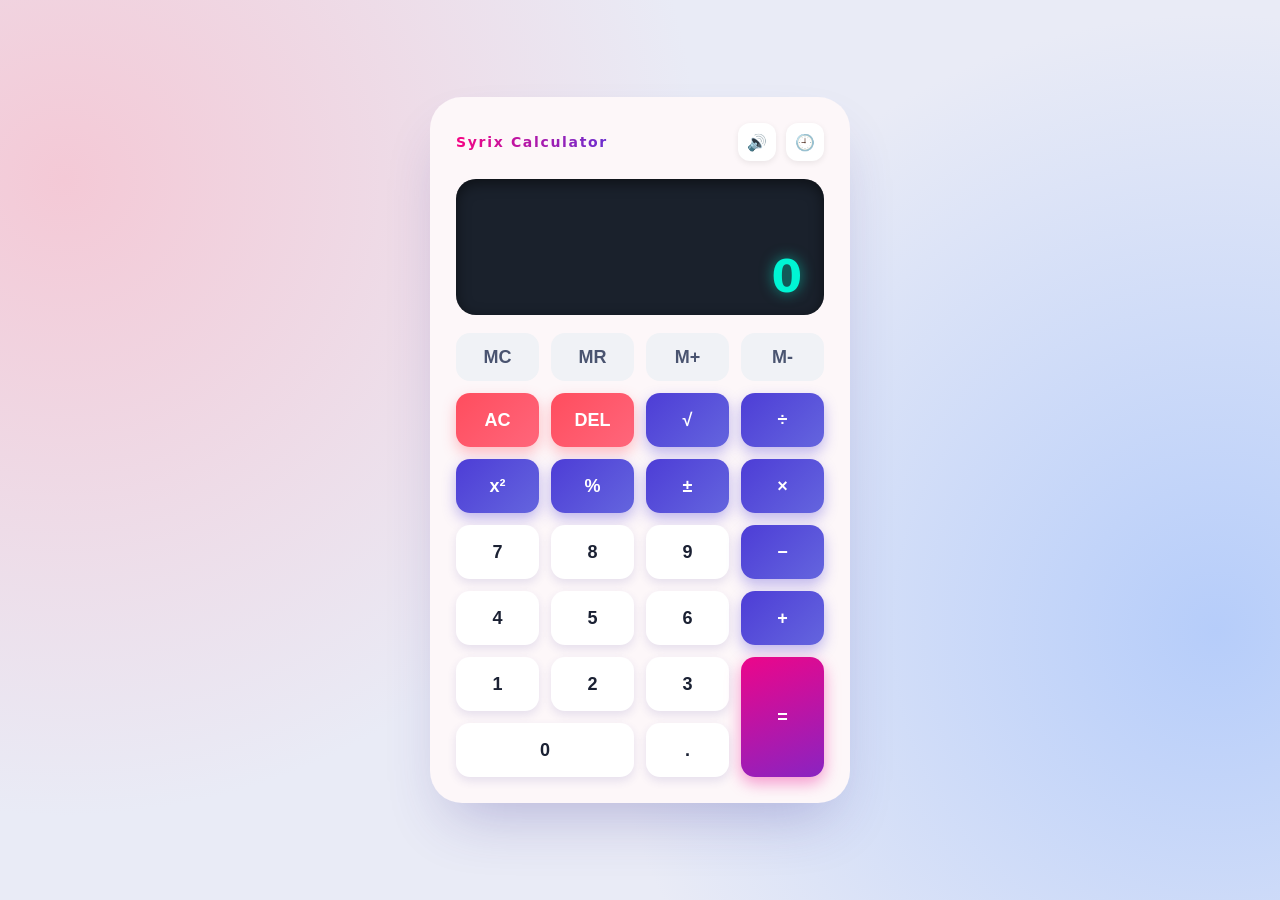
<file: Calculator/index.html>
<!DOCTYPE html>
<html lang="en">
<head>
  <meta charset="UTF-8">
  <meta name="viewport" content="width=device-width, initial-scale=1">
  <title>Calculator</title>
  <link rel="stylesheet" href="style.css">
</head>
<body>
  <main class="calc">
    <div class="top">
      <span class="brand">Syrix Calculator</span>
      <div class="tools">
        <button class="tool" id="sound" aria-label="Toggle sound">🔊</button>
        <button class="tool" id="hist" aria-label="History">🕘</button>
      </div>
    </div>

    <div class="screen">
      <div class="expr" id="expr"></div>
      <div class="value" id="value">0</div>
    </div>

    <div class="keys" id="keys">
      <button class="k mem" data-a="mc">MC</button>
      <button class="k mem" data-a="mr">MR</button>
      <button class="k mem" data-a="m+">M+</button>
      <button class="k mem" data-a="m-">M-</button>

      <button class="k danger" data-a="ac">AC</button>
      <button class="k danger" data-a="del">DEL</button>
      <button class="k op" data-a="sqrt">√</button>
      <button class="k op" data-a="op" data-v="/">÷</button>

      <button class="k op" data-a="sq">x²</button>
      <button class="k op" data-a="pct">%</button>
      <button class="k op" data-a="neg">±</button>
      <button class="k op" data-a="op" data-v="*">×</button>

      <button class="k" data-a="num" data-v="7">7</button>
      <button class="k" data-a="num" data-v="8">8</button>
      <button class="k" data-a="num" data-v="9">9</button>
      <button class="k op" data-a="op" data-v="-">−</button>

      <button class="k" data-a="num" data-v="4">4</button>
      <button class="k" data-a="num" data-v="5">5</button>
      <button class="k" data-a="num" data-v="6">6</button>
      <button class="k op" data-a="op" data-v="+">+</button>

      <button class="k" data-a="num" data-v="1">1</button>
      <button class="k" data-a="num" data-v="2">2</button>
      <button class="k" data-a="num" data-v="3">3</button>
      <button class="k eq" data-a="eq">=</button>

      <button class="k wide" data-a="num" data-v="0">0</button>
      <button class="k" data-a="dot">.</button>
    </div>

    <section class="history" id="panel" aria-label="History">
      <div class="history-top">
        <strong>History</strong>
        <span>
          <button class="hbtn" id="clearHist">Clear</button>
          <button class="hbtn" id="closeHist">Close</button>
        </span>
      </div>
      <ul id="list"></ul>
    </section>
  </main>
  <script src="script.js"></script>
</body>
</html>
</file>
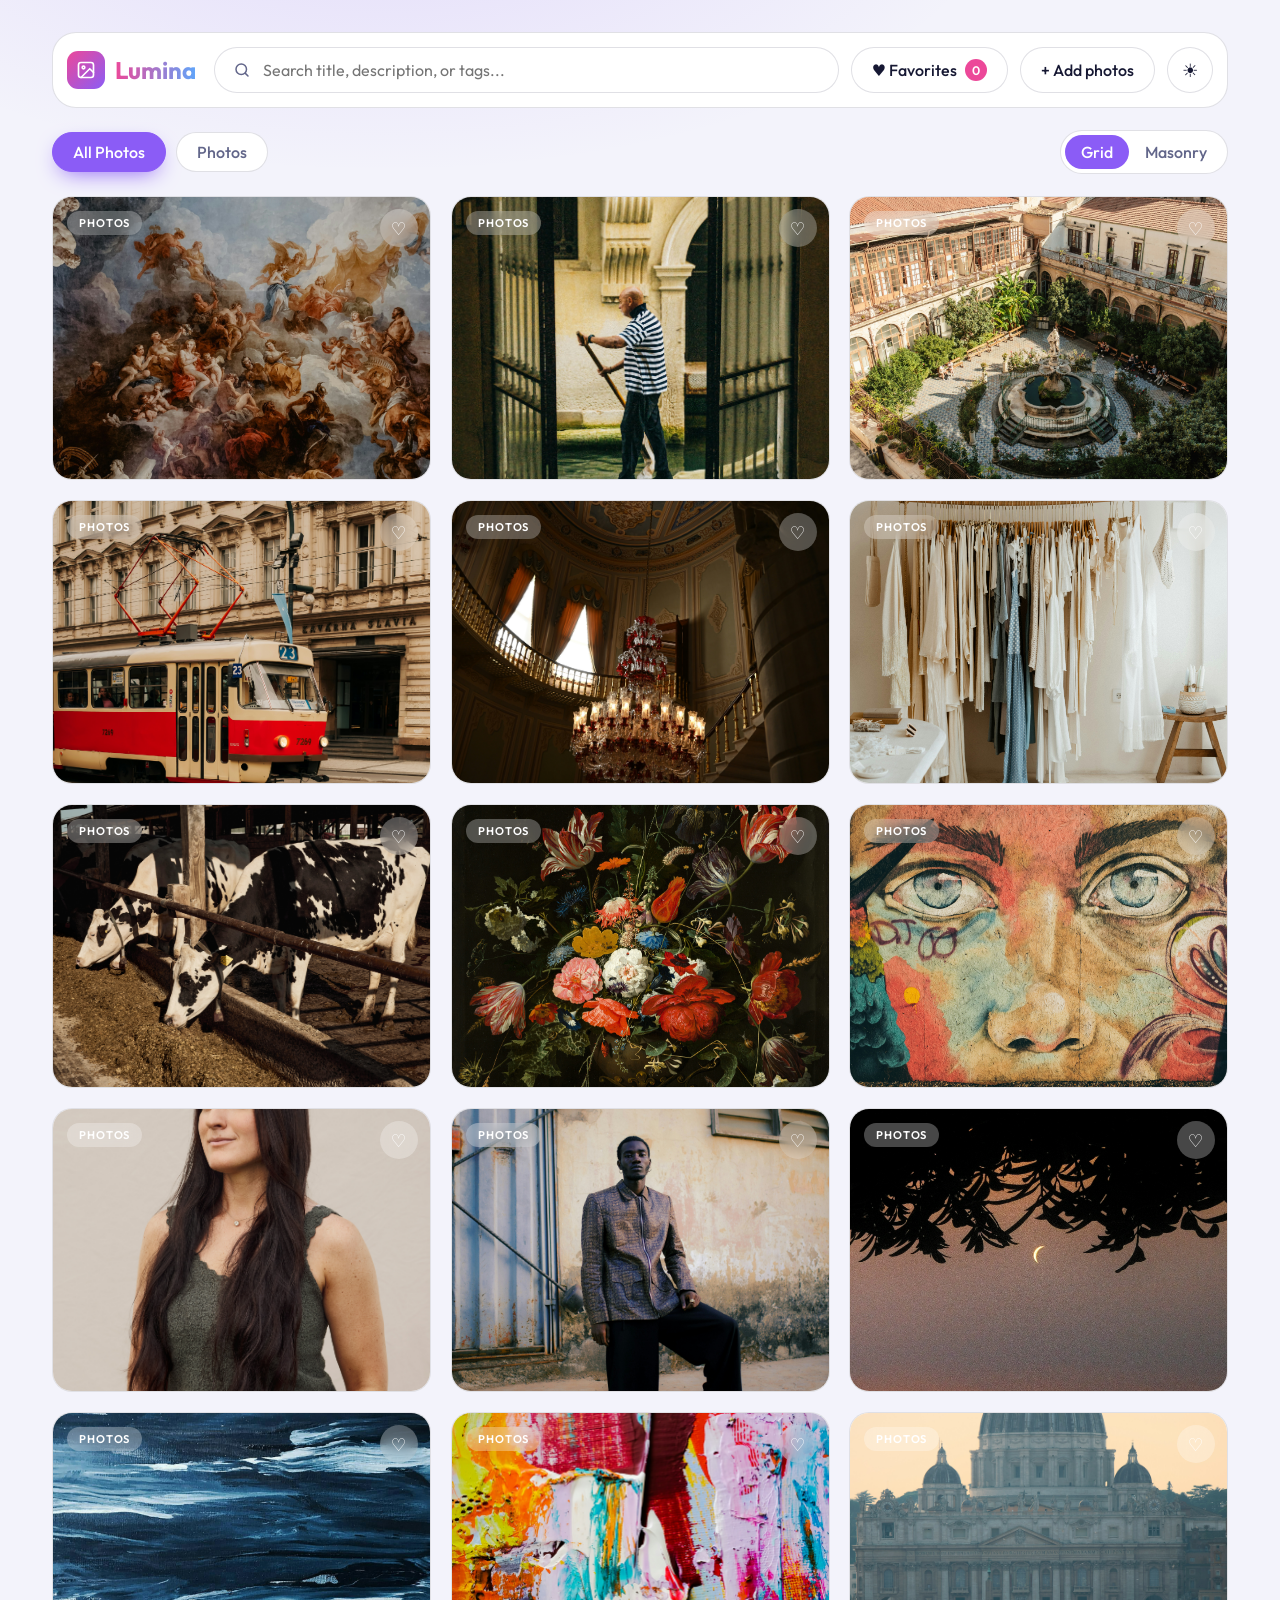
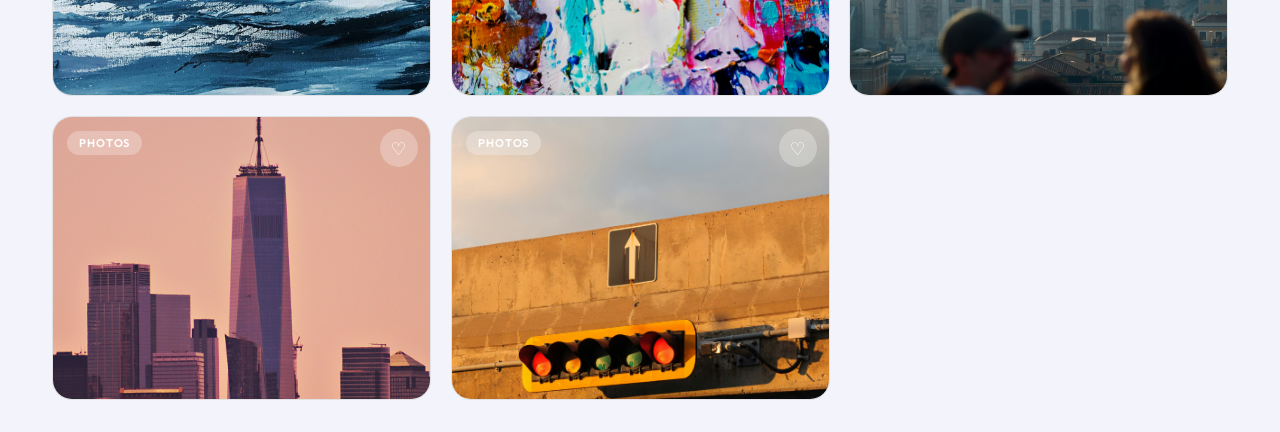
<file: Image Gallery/index.html>
<!DOCTYPE html>
<html lang="en">
<head>
<meta charset="utf-8">
<meta name="viewport" content="width=device-width, initial-scale=1">
<title>Lumina – photo gallery</title>
<link rel="preconnect" href="https://fonts.googleapis.com">
<link rel="stylesheet" href="https://fonts.googleapis.com/css2?family=Outfit:wght@400;500;600;700&display=swap">
<link rel="stylesheet" href="style.css">
</head>
<body>
<div class="app">
  <header class="bar">
    <div class="logo">
      <span class="logo-mark" aria-hidden="true">
        <svg viewBox="0 0 24 24" width="20" height="20" fill="none" stroke="#fff" stroke-width="2" stroke-linecap="round" stroke-linejoin="round"><rect x="3" y="3" width="18" height="18" rx="3"/><circle cx="9" cy="9" r="1.6"/><path d="m21 15-4.5-4.5L6 21"/></svg>
      </span>
      <span class="logo-text">Lumina</span>
    </div>
    <label class="search">
      <svg viewBox="0 0 24 24" width="18" height="18" fill="none" stroke="currentColor" stroke-width="2" stroke-linecap="round" aria-hidden="true"><circle cx="11" cy="11" r="7"/><path d="m20 20-3.5-3.5"/></svg>
      <input id="search" type="search" placeholder="Search title, description, or tags..." aria-label="Search photos" autocomplete="off">
    </label>
    <button class="pill" id="favBtn" aria-pressed="false">♥ Favorites <span class="count" id="favCount">0</span></button>
    <button class="pill" id="addBtn">+ Add photos</button>
    <button class="icon-btn" id="themeBtn" aria-label="Switch theme"></button>
  </header>

  <div class="toolbar">
    <div class="chips" id="chips" role="group" aria-label="Filter by category"></div>
    <div class="seg" role="group" aria-label="Layout">
      <button data-view="grid" aria-pressed="true">Grid</button>
      <button data-view="masonry" aria-pressed="false">Masonry</button>
    </div>
  </div>

  <main id="gallery" class="gallery view-grid"></main>
  <p class="empty" id="empty" hidden>No photos match. Try another search or category.</p>
</div>

<dialog id="addDlg">
  <form id="addForm">
    <h2>Add photos</h2>
    <label class="drop" id="drop">
      <input type="file" id="files" accept="image/*" multiple>
      <strong>Choose photos</strong>
      <span>or drop them here</span>
      <em id="fileInfo"></em>
    </label>
    <label class="field">Category <select id="addCat"></select></label>
    <label class="field">Tags (comma separated, optional) <input id="addTags" type="text" placeholder="sunset, beach"></label>
    <p class="hint">Photos added here last until you refresh. To keep them, put the files in the images folder.</p>
    <div class="actions">
      <button type="button" class="pill" id="addCancel">Cancel</button>
      <button type="submit" class="pill primary">Add to gallery</button>
    </div>
  </form>
</dialog>

<div class="lb" id="lb" role="dialog" aria-modal="true" aria-label="Photo viewer" aria-hidden="true">
  <button class="lbtn close" id="lbClose" aria-label="Close viewer">&times;</button>
  <button class="lbtn prev" id="lbPrev" aria-label="Previous photo">&#8249;</button>
  <button class="lbtn next" id="lbNext" aria-label="Next photo">&#8250;</button>
  <div class="stage"><img id="lbImg" alt=""></div>
  <div class="info">
    <div><b id="lbTitle"></b><p id="lbDesc"></p><span id="lbMeta"></span></div>
    <button class="heart" id="lbFav" aria-label="Favorite" aria-pressed="false"></button>
  </div>
</div>

<script src="photos.js"></script>
<script src="script.js"></script>
</body>
</html>
</file>
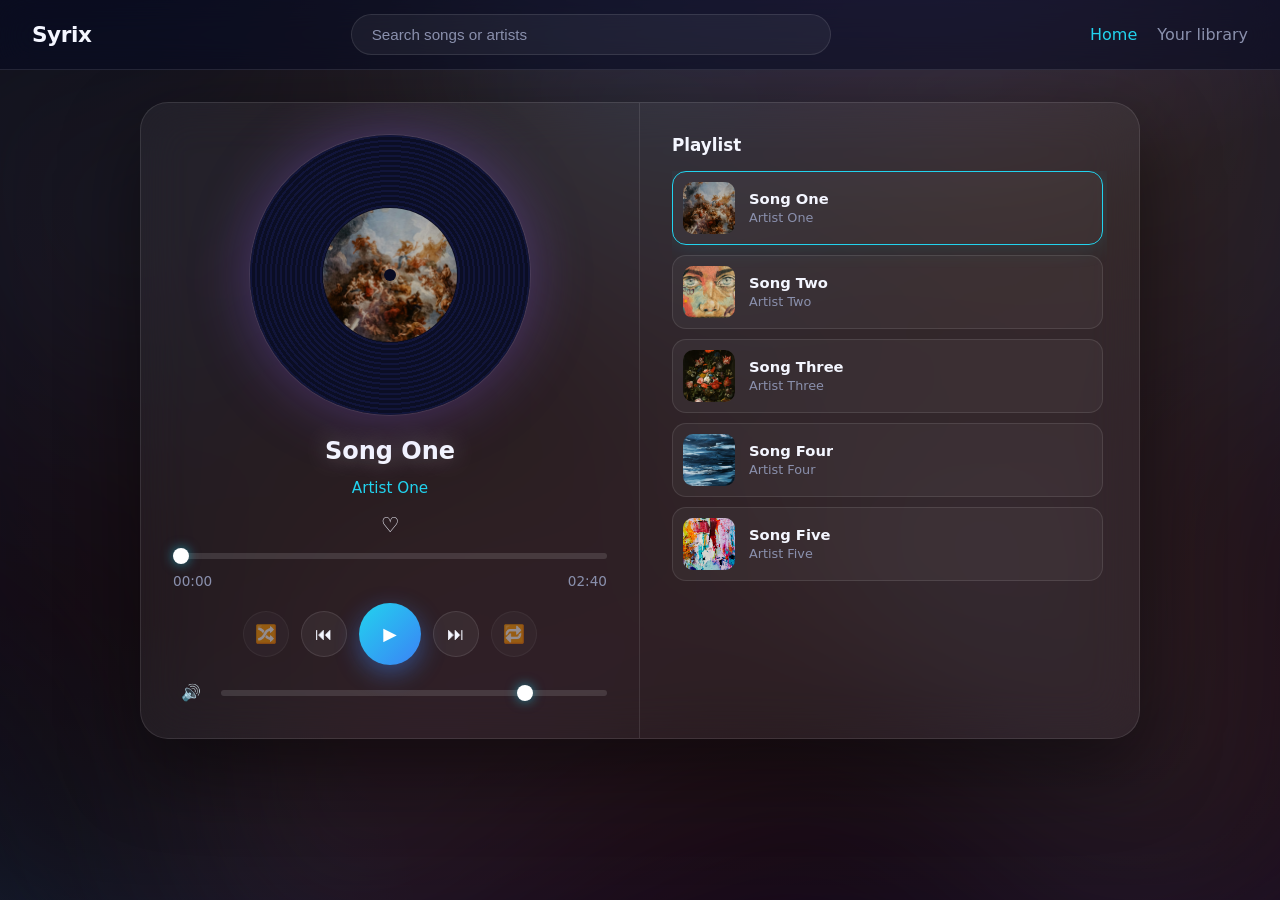
<file: MusicPlayer/index.html>
<!DOCTYPE html>
<html lang="en">
<head>
<meta charset="UTF-8">
<meta name="viewport" content="width=device-width, initial-scale=1.0">
<title>Syrix Music Player</title>
<link rel="stylesheet" href="style.css">
<script src="script.js" defer></script>
</head>
<body>
<div class="bg-blur"></div>
<header class="topbar">
<h1 class="logo">Syrix</h1>
<input type="search" id="search" placeholder="Search songs or artists" aria-label="Search songs">
<nav>
<button class="nav-link active" data-view="home">Home</button>
<button class="nav-link" data-view="library">Your library</button>
</nav>
</header>

<!-- NEW: wrapper that makes the glass card -->
<div class="app">
<main>
<section id="home-view">
<h2>Playlist</h2>
<ul id="playlist"></ul>
</section>

<section id="library-view" hidden>
<h2>Your library</h2>
<p id="library-empty">Tap the heart on a song to save it here.</p>
<ul id="library-list"></ul>
</section>
</main>

<aside class="now-playing">
<!-- NEW: cover now sits inside a vinyl disc -->
<div class="vinyl" id="vinyl">
<img id="cover" src="" alt="Album cover">
</div>
<h2 id="song-title">Song title</h2>
<p id="song-artist">Artist name</p>
<button id="like-btn" aria-label="Like">♡</button>

<input type="range" id="progress" min="0" max="100" value="0" step="any" aria-label="Seek">
<div class="times">
<span id="current-time">00:00</span>
<span id="duration">00:00</span>
</div>

<div class="controls">
<button id="prev-btn" aria-label="Previous">⏮</button>
<button id="play-btn" aria-label="Play">▶</button>
<button id="next-btn" aria-label="Next">⏭</button>
<button id="repeat-btn" aria-label="Repeat: off">🔁</button>
<button id="shuffle-btn" aria-label="Shuffle: off">🔀</button>
</div>

<div class="volume-row">
<button id="mute-btn" aria-label="Mute">🔊</button>
<input type="range" id="volume" min="0" max="100" value="80" aria-label="Volume">
</div>
</aside>
</div>

<div class="mini-player">
<div class="mini-progress">
<div id="mini-progress-fill"></div>
</div>
<img id="mini-cover" src="" alt="">
<div class="mini-info">
<p id="mini-title">Song title</p>
<p id="mini-artist">Artist name</p>
</div>
<button id="mini-play" aria-label="Play">▶</button>
<button id="mini-next" aria-label="Next">⏭</button>
</div>
</body>
</html>
</file>
<file: Calculator/style.css>
/* ===== COLOURS (sampled from your screenshots) — edit these ===== */
:root {
  --page-base:   #e9ebf6;   /* background base */
  --glow-pink:   #f4c9d6;   /* pink glow, top-left */
  --glow-blue:   #b6cdfa;   /* blue glow, right side */
  --card:        #fdf7f9;   /* calculator body */

  --title-from:  #f60383;   /* NEON BRIGHT gradient */
  --title-to:    #6a2fd0;

  --screen:      #1a212c;   /* dark display */
  --digit:       #00f5d4;   /* teal digits */

  --mem:         #f0f2f6;   /* MC MR M+ M- */
  --mem-text:    #4a5470;
  --key:         #ffffff;   /* number keys */
  --key-text:    #1b2133;

  --op-from:     #4d3dd6;   /* operator keys */
  --op-to:       #6465de;

  --danger-from: #ff4d5e;   /* AC / DEL */
  --danger-to:   #ff667b;

  --eq-from:     #ec068a;   /* equals key (top → bottom) */
  --eq-to:       #8a23c1;
}

* { box-sizing: border-box; margin: 0; }

body {
  min-height: 100vh;
  display: grid;
  place-items: center;
  padding: 16px;
  font-family: system-ui, "Segoe UI", Roboto, sans-serif;
  background:
    radial-gradient(circle at 5% 20%, var(--glow-pink) 0, transparent 45%),
    radial-gradient(circle at 95% 70%, var(--glow-blue) 0, transparent 45%),
    var(--page-base);
}

.calc {
  width: min(100%, 420px);
  background: var(--card);
  border-radius: 32px;
  padding: 26px;
  box-shadow: 0 30px 60px -20px rgba(60, 50, 150, .3);
  position: relative;
  overflow: hidden;
}

.top { display: flex; justify-content: space-between; align-items: center; margin-bottom: 18px; }
.brand {
  font-weight: 700; letter-spacing: .12em; font-size: 14px;
  background: linear-gradient(90deg, var(--title-from), var(--title-to));
  -webkit-background-clip: text; background-clip: text; color: transparent;
}
.tools { display: flex; gap: 10px; }
.tool {
  width: 38px; height: 38px; border: 0; border-radius: 12px; cursor: pointer;
  background: #fff; color: var(--mem-text); font-size: 16px;
  box-shadow: 0 2px 6px rgba(0, 0, 0, .08);
}

.screen {
  height: 136px; padding: 16px 22px; border-radius: 20px;
  background: var(--screen);
  display: flex; flex-direction: column; justify-content: space-between; align-items: flex-end;
  box-shadow: inset 0 4px 14px rgba(0, 0, 0, .5);
}
.expr  { font-size: 15px; color: #7d8aa5; min-height: 20px; }
.value { font-size: 44px; font-weight: 700; line-height: 1; color: var(--digit);
         text-shadow: 0 0 14px rgba(0, 245, 212, .55); }

.keys { display: grid; grid-template-columns: repeat(4, 1fr); gap: 12px; margin-top: 18px; }
.k {
  height: 54px; border: 0; border-radius: 14px; cursor: pointer;
  font-size: 18px; font-weight: 700;
  background: var(--key); color: var(--key-text);
  box-shadow: 0 4px 10px rgba(60, 50, 150, .12);
  transition: transform .08s;
}
.k:active { transform: scale(.94); }

.mem    { height: 48px; background: var(--mem); color: var(--mem-text); box-shadow: none; }
.op     { color: #fff; background: linear-gradient(135deg, var(--op-from), var(--op-to));
          box-shadow: 0 6px 14px rgba(77, 61, 214, .35); }
.danger { color: #fff; background: linear-gradient(135deg, var(--danger-from), var(--danger-to));
          box-shadow: 0 6px 14px rgba(255, 77, 94, .35); }
.eq     { color: #fff; grid-row: span 2; height: auto;
          background: linear-gradient(160deg, var(--eq-from), var(--eq-to));
          box-shadow: 0 6px 16px rgba(236, 6, 138, .4); }
.wide   { grid-column: span 2; }

/* ===== History panel ===== */
.history {
  position: absolute; inset: 0; z-index: 2;
  display: flex; flex-direction: column;
  padding: 26px; background: var(--card); color: var(--key-text);
  transform: translateY(100%);
  transition: transform .25s ease;
}
.history.open { transform: none; }
.history-top { display: flex; justify-content: space-between; align-items: center; margin-bottom: 12px; font-size: 18px; }
.hbtn {
  border: 0; border-radius: 10px; padding: 8px 12px; cursor: pointer;
  background: var(--mem); color: var(--mem-text); font-size: 14px;
}
#list { list-style: none; padding: 0; flex: 1; overflow-y: auto; }
#list li { padding: 10px 0; border-bottom: 1px solid var(--mem); text-align: right; cursor: pointer; }
#list li small { display: block; color: var(--mem-text); font-size: 13px; }
#list li strong { font-size: 20px; }
.empty { color: var(--mem-text); text-align: center; margin-top: 40px; }
</file>
<file: Image Gallery/style.css>
:root{
  --bg:#0a0c1a;--glow:rgba(139,92,246,.30);--panel:rgba(255,255,255,.04);--line:rgba(255,255,255,.11);
  --ink:#eef0fb;--mute:#9aa0bd;--accent:#8b5cf6;--pink:#ec4899;--card:#141831;
}
:root[data-theme="light"]{--bg:#f3f3fb;--glow:rgba(139,92,246,.16);--panel:#fff;--line:rgba(20,20,60,.13);--ink:#161833;--mute:#62668a;--card:#fff}
*,*::before,*::after{box-sizing:border-box}
body{margin:0;min-height:100vh;font-family:"Outfit",system-ui,-apple-system,"Segoe UI",sans-serif;color:var(--ink);
  background:radial-gradient(900px 420px at 30% -6%,var(--glow),transparent 70%),var(--bg);transition:background .4s,color .4s}
button,input,select{font:inherit;color:inherit}
button{cursor:pointer}
:focus-visible{outline:3px solid var(--accent);outline-offset:2px}
.app{max-width:1240px;margin:0 auto;padding:clamp(14px,3vw,32px)}

/* Header */
.bar{display:flex;flex-wrap:wrap;align-items:center;gap:12px;padding:14px;border:1px solid var(--line);border-radius:24px;background:var(--panel);backdrop-filter:blur(10px)}
.logo{display:flex;align-items:center;gap:10px;margin-right:6px}
.logo-mark{display:grid;place-items:center;width:38px;height:38px;border-radius:11px;background:linear-gradient(135deg,var(--pink),var(--accent))}
.logo-text{font-size:1.5rem;font-weight:700;background:linear-gradient(90deg,var(--pink),#60a5fa);-webkit-background-clip:text;background-clip:text;color:transparent}
.search{flex:1 1 240px;display:flex;align-items:center;gap:10px;padding:0 18px;height:46px;border:1px solid var(--line);border-radius:999px;background:var(--panel);color:var(--mute);transition:border-color .25s,box-shadow .25s}
.search:focus-within{border-color:var(--accent);box-shadow:0 0 0 4px rgba(139,92,246,.18)}
.search input{flex:1;min-width:0;border:0;background:none;outline:0;color:var(--ink)}
.pill{height:46px;padding:0 20px;border:1px solid var(--line);border-radius:999px;background:var(--panel);font-weight:500;display:inline-flex;align-items:center;gap:8px;transition:transform .2s,border-color .2s,background .25s}
.pill:hover{transform:translateY(-2px);border-color:var(--accent)}
.pill[aria-pressed="true"]{border-color:var(--pink);background:rgba(236,72,153,.14)}
.pill.primary{background:var(--accent);border-color:var(--accent);color:#fff}
.count{display:inline-grid;place-items:center;min-width:22px;height:22px;padding:0 6px;border-radius:99px;background:var(--pink);color:#fff;font-size:.78rem;font-weight:600}
.icon-btn{width:46px;height:46px;border-radius:50%;border:1px solid var(--line);background:var(--panel);font-size:1.15rem;transition:transform .35s,border-color .2s}
.icon-btn:hover{transform:rotate(25deg);border-color:var(--accent)}

/* Toolbar */
.toolbar{display:flex;flex-wrap:wrap;justify-content:space-between;align-items:center;gap:14px;margin:22px 0}
.chips{display:flex;flex-wrap:wrap;gap:10px}
.chip{height:40px;padding:0 20px;border:1px solid var(--line);border-radius:999px;background:var(--panel);color:var(--mute);font-weight:500;transition:all .25s}
.chip:hover{color:var(--ink);border-color:var(--accent);transform:translateY(-2px)}
.chip[aria-pressed="true"]{background:var(--accent);border-color:var(--accent);color:#fff;box-shadow:0 8px 22px -8px var(--accent)}
.seg{display:flex;padding:4px;border:1px solid var(--line);border-radius:999px;background:var(--panel)}
.seg button{height:34px;padding:0 16px;border:0;border-radius:999px;background:none;color:var(--mute);font-weight:500;transition:all .25s}
.seg button[aria-pressed="true"]{background:var(--accent);color:#fff}

/* Gallery */
.view-grid{display:grid;grid-template-columns:repeat(auto-fill,minmax(min(100%,300px),1fr));gap:20px}
.view-grid .card{aspect-ratio:4/3}
.view-grid .open img{height:100%;object-fit:cover}
.view-masonry{columns:280px;column-gap:20px}
.view-masonry .card{break-inside:avoid;margin-bottom:20px}
.view-masonry .open img{height:auto}
.card{position:relative;overflow:hidden;border-radius:20px;border:1px solid var(--line);background:var(--card);
  animation:rise .5s cubic-bezier(.2,.7,.2,1) both;animation-delay:var(--d,0ms);transition:transform .35s,box-shadow .35s,border-color .35s}
.card:hover{transform:translateY(-5px);border-color:var(--accent);box-shadow:0 22px 44px -18px rgba(0,0,0,.6)}
@keyframes rise{from{opacity:0;transform:translateY(14px) scale(.97)}to{opacity:1;transform:none}}
.open{display:block;width:100%;height:100%;padding:0;border:0;background:none;text-align:left;cursor:zoom-in}
.open img{display:block;width:100%;transition:transform .8s cubic-bezier(.2,.7,.2,1)}
.card:hover .open img,.open:focus-visible img{transform:scale(1.08)}
.cap{position:absolute;inset:auto 0 0;padding:44px 18px 16px;color:#fff;background:linear-gradient(to top,rgba(6,8,20,.85),transparent);transform:translateY(60%);opacity:0;transition:transform .4s,opacity .4s}
.cap b{display:block;font-weight:600}
.cap span{font-size:.85rem;opacity:.8}
.card:hover .cap,.open:focus-visible .cap{transform:none;opacity:1}
@media (hover:none){.cap{transform:none;opacity:1}}
.badge{position:absolute;top:14px;left:14px;padding:5px 12px;border-radius:99px;background:rgba(255,255,255,.28);backdrop-filter:blur(8px);color:#fff;font-size:.7rem;font-weight:600;letter-spacing:.08em;text-transform:uppercase;pointer-events:none}
.heart{display:grid;place-items:center;width:38px;height:38px;border:0;border-radius:50%;background:rgba(255,255,255,.28);backdrop-filter:blur(8px);color:#fff;font-size:1.1rem;transition:transform .25s,background .25s}
.card .heart{position:absolute;top:12px;right:12px}
.heart:hover{transform:scale(1.15)}
.heart[aria-pressed="true"]{background:var(--pink);animation:pop .35s}
@keyframes pop{50%{transform:scale(1.35)}}
.empty{text-align:center;color:var(--mute);padding:60px 0}

.missing{display:flex;flex-direction:column;align-items:center;justify-content:center;gap:6px;width:100%;height:100%;min-height:200px;padding:16px;text-align:center;color:var(--mute);font-size:.85rem;background:var(--panel)}
.missing code{color:var(--accent);word-break:break-all}
.open:disabled{cursor:default}

/* Add dialog */
dialog{width:min(92vw,440px);padding:24px;border:1px solid var(--line);border-radius:22px;background:var(--card);color:var(--ink)}
dialog::backdrop{background:rgba(5,6,15,.65);backdrop-filter:blur(4px)}
dialog h2{margin:0 0 16px;font-size:1.3rem}
.drop{position:relative;display:flex;flex-direction:column;align-items:center;gap:4px;padding:28px 16px;margin-bottom:16px;border:2px dashed var(--line);border-radius:16px;text-align:center;color:var(--mute);transition:border-color .2s,background .2s}
.drop strong{color:var(--ink)}
.drop em{font-style:normal;color:var(--accent);min-height:1.2em}
.drop input{position:absolute;inset:0;opacity:0;cursor:pointer}
.drop:hover,.drop.over,.drop:focus-within{border-color:var(--accent);background:rgba(139,92,246,.08)}
.field{display:flex;flex-direction:column;gap:6px;margin-bottom:14px;font-size:.9rem;color:var(--mute)}
.field input,.field select{height:42px;padding:0 14px;border:1px solid var(--line);border-radius:12px;background:var(--panel);color:var(--ink)}
.field select option{color:#111}
.hint{margin:0 0 16px;font-size:.82rem;color:var(--mute)}
.actions{display:flex;justify-content:flex-end;gap:10px}

/* Lightbox */
.lb{position:fixed;inset:0;z-index:50;display:grid;grid-template-rows:1fr auto;background:rgba(5,6,15,.94);color:#fff;opacity:0;visibility:hidden;transition:opacity .3s,visibility 0s .3s}
.lb.open{opacity:1;visibility:visible;transition:opacity .3s}
.stage{display:flex;align-items:center;justify-content:center;min-height:0;padding:70px clamp(8px,8vw,100px) 8px}
.stage img{max-width:100%;max-height:100%;border-radius:14px;transform:scale(.96);transition:opacity .2s,transform .35s}
.lb.open .stage img{transform:none}
.stage img.swap{opacity:0;transform:scale(.97)}
.info{display:flex;align-items:center;justify-content:center;gap:18px;padding:8px 24px 24px;text-align:left}
.info b{font-size:1.15rem}
.info p{margin:2px 0;color:#c4c9de}
.info span{font-size:.85rem;color:#8d93b0}
.lbtn{position:absolute;display:grid;place-items:center;width:48px;height:48px;border:0;border-radius:50%;background:rgba(255,255,255,.12);color:#fff;font-size:1.6rem;line-height:1;transition:background .2s,transform .2s}
.lbtn:hover{background:rgba(255,255,255,.28)}
.prev{left:clamp(8px,2vw,24px);top:50%;margin-top:-24px}.next{right:clamp(8px,2vw,24px);top:50%;margin-top:-24px}
.prev:hover{transform:translateX(-3px)}.next:hover{transform:translateX(3px)}
.close{top:16px;right:clamp(8px,2vw,24px)}.close:hover{transform:rotate(90deg)}

@media (max-width:640px){
  .bar{padding:12px}
  .pill{flex:1 1 auto;justify-content:center;padding:0 14px}
  .toolbar{margin:16px 0}
  .stage{padding:70px 8px 8px}
  .prev,.next{top:auto;bottom:24px;margin:0;width:44px;height:44px}
  .prev{left:16px}.next{right:16px}
  .info{padding-bottom:84px}
}
@media (prefers-reduced-motion:reduce){*,*::before,*::after{animation-duration:.01ms!important;transition-duration:.01ms!important}}
</file>
<file: MusicPlayer/style.css>
:root {
  --bg1: #080b22;
  --bg2: #1b0d33;
  --glass: rgba(255, 255, 255, 0.05);
  --glass-hover: rgba(255, 255, 255, 0.1);
  --glass-border: rgba(255, 255, 255, 0.1);
  --text: #f4f6ff;
  --text-muted: #8a90ad;
  --cyan: #22d3ee;
  --blue: #3b82f6;
}

* { margin: 0; padding: 0; box-sizing: border-box; }

body {
  min-height: 100vh;
  color: var(--text);
  font-family: "Avenir Next", "Segoe UI", system-ui, sans-serif;
  padding-bottom: 96px;
  background:
    radial-gradient(900px 500px at 70% -10%, rgba(139, 92, 246, 0.35), transparent 60%),
    radial-gradient(700px 500px at 0% 100%, rgba(34, 211, 238, 0.12), transparent 60%),
    linear-gradient(160deg, var(--bg1), var(--bg2));
  background-attachment: fixed;
}

/* Blurred cover glow behind everything (set by your loadSong code) */
.bg-blur {
  position: fixed;
  inset: 0;
  z-index: -1;
  background-size: cover;
  background-position: center;
  filter: blur(90px) brightness(0.4) saturate(1.4);
  opacity: 0.6;
  transform: scale(1.2);
  transition: background-image 0.6s;
}

/* ---------- Top bar ---------- */
.topbar {
  display: flex;
  align-items: center;
  gap: 24px;
  padding: 14px 32px;
  position: sticky;
  top: 0;
  z-index: 10;
  background: rgba(8, 11, 34, 0.6);
  backdrop-filter: blur(16px);
  border-bottom: 1px solid var(--glass-border);
}
.logo { font-size: 1.35rem; font-weight: 800; letter-spacing: -0.02em; }

#search {
  flex: 1;
  max-width: 480px;
  margin: 0 auto;
  padding: 11px 20px;
  border: 1px solid var(--glass-border);
  border-radius: 999px;
  background: var(--glass);
  color: var(--text);
  font-size: 0.95rem;
}
#search::placeholder { color: var(--text-muted); }
#search:focus { outline: 2px solid var(--cyan); outline-offset: 1px; }

nav { display: flex; gap: 20px; }

/* ---------- Buttons ---------- */
button {
  background: var(--glass);
  color: var(--text);
  border: 1px solid var(--glass-border);
  border-radius: 999px;
  cursor: pointer;
  font: inherit;
  transition: background 0.2s, transform 0.1s;
}
button:hover { background: var(--glass-hover); }
button:active { transform: scale(0.94); }
button:focus-visible { outline: 2px solid var(--cyan); outline-offset: 2px; }

.nav-link {
  background: none;
  border: 0;
  padding: 8px 0;
  border-radius: 0;
  color: var(--text-muted);
}
.nav-link:hover { background: none; color: var(--text); }
.nav-link.active { color: var(--cyan); }

/* ---------- Glass card: player (left) + playlist (right) ---------- */
.app {
  display: grid;
  grid-template-columns: 1fr 1fr;
  max-width: 1000px;
  margin: 32px auto;
  background: var(--glass);
  border: 1px solid var(--glass-border);
  border-radius: 28px;
  backdrop-filter: blur(24px);
  box-shadow: 0 30px 80px rgba(0, 0, 0, 0.45);
  overflow: hidden;
}
.now-playing {
  order: 1;
  padding: 32px;
  display: flex;
  flex-direction: column;
  gap: 14px;
  border-right: 1px solid var(--glass-border);
}
main { order: 2; padding: 32px; }
main h2 { margin-bottom: 16px; font-size: 1.05rem; }
#library-empty { color: var(--text-muted); }

/* ---------- Vinyl record ---------- */
.vinyl {
  width: min(100%, 280px);
  aspect-ratio: 1;
  margin: 0 auto 8px;
  border-radius: 50%;
  position: relative;
  display: grid;
  place-items: center;
  background: repeating-radial-gradient(circle at center, #0b0e24 0 3px, #11153a 3px 5px);
  box-shadow: 0 0 0 1px rgba(255, 255, 255, 0.08), 0 0 60px rgba(139, 92, 246, 0.35);
  animation: spin 14s linear infinite;
  animation-play-state: paused;
}
.vinyl.playing { animation-play-state: running; }
.vinyl::after {
  content: "";
  position: absolute;
  width: 12px;
  height: 12px;
  border-radius: 50%;
  background: var(--bg1);
  box-shadow: 0 0 0 3px rgba(255, 255, 255, 0.15);
}
#cover {
  width: 48%;
  aspect-ratio: 1;
  border-radius: 50%;
  object-fit: cover;
  background: var(--glass-hover);
}
@keyframes spin { to { transform: rotate(360deg); } }

/* ---------- Track info ---------- */
#song-title {
  text-align: center;
  font-size: 1.5rem;
  font-weight: 700;
  text-shadow: 0 0 24px rgba(255, 255, 255, 0.35);
}
#song-artist { text-align: center; color: var(--cyan); font-size: 0.95rem; }
#like-btn {
  align-self: center;
  background: none;
  border: 0;
  font-size: 1.3rem;
  padding: 2px 8px;
}
#like-btn:hover { background: none; color: var(--cyan); }
#like-btn.active { color: var(--cyan); }

/* ---------- Sliders ---------- */
input[type="range"] {
  -webkit-appearance: none;
  appearance: none;
  width: 100%;
  height: 6px;
  border-radius: 3px;
  cursor: pointer;
  background: linear-gradient(to right, var(--cyan) var(--fill, 0%), rgba(255, 255, 255, 0.12) var(--fill, 0%));
}
input[type="range"]::-webkit-slider-thumb {
  -webkit-appearance: none;
  width: 16px;
  height: 16px;
  border-radius: 50%;
  background: #fff;
  border: 0;
  box-shadow: 0 0 12px rgba(34, 211, 238, 0.6);
}
input[type="range"]::-moz-range-thumb {
  width: 16px;
  height: 16px;
  border-radius: 50%;
  background: #fff;
  border: 0;
  box-shadow: 0 0 12px rgba(34, 211, 238, 0.6);
}
.times {
  display: flex;
  justify-content: space-between;
  color: var(--text-muted);
  font-size: 0.85rem;
  font-variant-numeric: tabular-nums;
}

/* ---------- Controls ---------- */
.controls {
  display: flex;
  justify-content: center;
  align-items: center;
  gap: 12px;
}
.controls button {
  width: 46px;
  height: 46px;
  padding: 0;
  border-radius: 50%;
  display: grid;
  place-items: center;
  font-size: 1.1rem;
}
#shuffle-btn { order: -1; }
#repeat-btn { order: 5; }
#shuffle-btn, #repeat-btn { opacity: 0.5; }
#shuffle-btn.active, #repeat-btn.active { opacity: 1; color: var(--cyan); }

#play-btn {
  width: 62px;
  height: 62px;
  border: 0;
  color: #fff;
  background: linear-gradient(135deg, var(--cyan), var(--blue));
  box-shadow: 0 8px 24px rgba(59, 130, 246, 0.45);
}
#play-btn:hover { background: linear-gradient(135deg, #67e8f9, #60a5fa); }

.volume-row { display: flex; align-items: center; gap: 12px; }
.volume-row input[type="range"] { flex: 1; }
#mute-btn { background: none; border: 0; padding: 4px 8px; }
#mute-btn:hover { background: none; color: var(--cyan); }

/* ---------- Song lists ---------- */
#playlist, #library-list {
  list-style: none;
  display: flex;
  flex-direction: column;
  gap: 10px;
  max-height: 480px;
  overflow-y: auto;
  padding-right: 4px;
}
#playlist li, #library-list li {
  display: flex;
  align-items: center;
  gap: 14px;
  padding: 10px;
  border-radius: 14px;
  background: rgba(255, 255, 255, 0.04);
  border: 1px solid var(--glass-border);
  cursor: pointer;
  transition: background 0.2s, border-color 0.2s;
}
#playlist li:hover, #library-list li:hover { background: var(--glass-hover); }
#playlist li.active {
  border-color: var(--cyan);
  box-shadow: 0 0 24px rgba(34, 211, 238, 0.15);
}
#playlist li img, #library-list li img {
  width: 52px;
  height: 52px;
  flex: none;
  border-radius: 10px;
  object-fit: cover;
  background: var(--glass-hover);
}
li div { min-width: 0; }
li strong {
  display: block;
  font-size: 0.92rem;
  white-space: nowrap;
  overflow: hidden;
  text-overflow: ellipsis;
}
li span { color: var(--text-muted); font-size: 0.8rem; }

/* ---------- Mini player ---------- */
.mini-player {
  display: none;
  position: fixed;
  bottom: 0;
  left: 0;
  right: 0;
  align-items: center;
  gap: 12px;
  padding: 10px 20px;
  background: rgba(8, 11, 34, 0.75);
  backdrop-filter: blur(16px);
  border-top: 1px solid var(--glass-border);
}
.mini-player button { width: 40px; height: 40px; padding: 0; border-radius: 50%; }
.mini-progress {
  position: absolute;
  top: 0;
  left: 0;
  right: 0;
  height: 3px;
  background: var(--glass-hover);
}
#mini-progress-fill {
  height: 100%;
  width: 0%;
  background: linear-gradient(90deg, var(--cyan), var(--blue));
}
#mini-cover { width: 44px; height: 44px; border-radius: 8px; object-fit: cover; }
.mini-info { flex: 1; min-width: 0; }
.mini-info p { white-space: nowrap; overflow: hidden; text-overflow: ellipsis; }
#mini-artist { color: var(--text-muted); font-size: 0.85rem; }

/* ---------- Mobile ---------- */
@media (max-width: 800px) {
  .topbar { flex-wrap: wrap; padding: 12px 16px; gap: 12px; }
  #search { order: 3; flex-basis: 100%; max-width: none; }
  .app { grid-template-columns: 1fr; margin: 16px; border-radius: 22px; }
  .now-playing { border-right: 0; border-bottom: 1px solid var(--glass-border); padding: 24px; }
  main { padding: 24px; }
}
@media (prefers-reduced-motion: reduce) {
  .vinyl { animation: none; }
}
[hidden] { display: none !important; }
</file>
